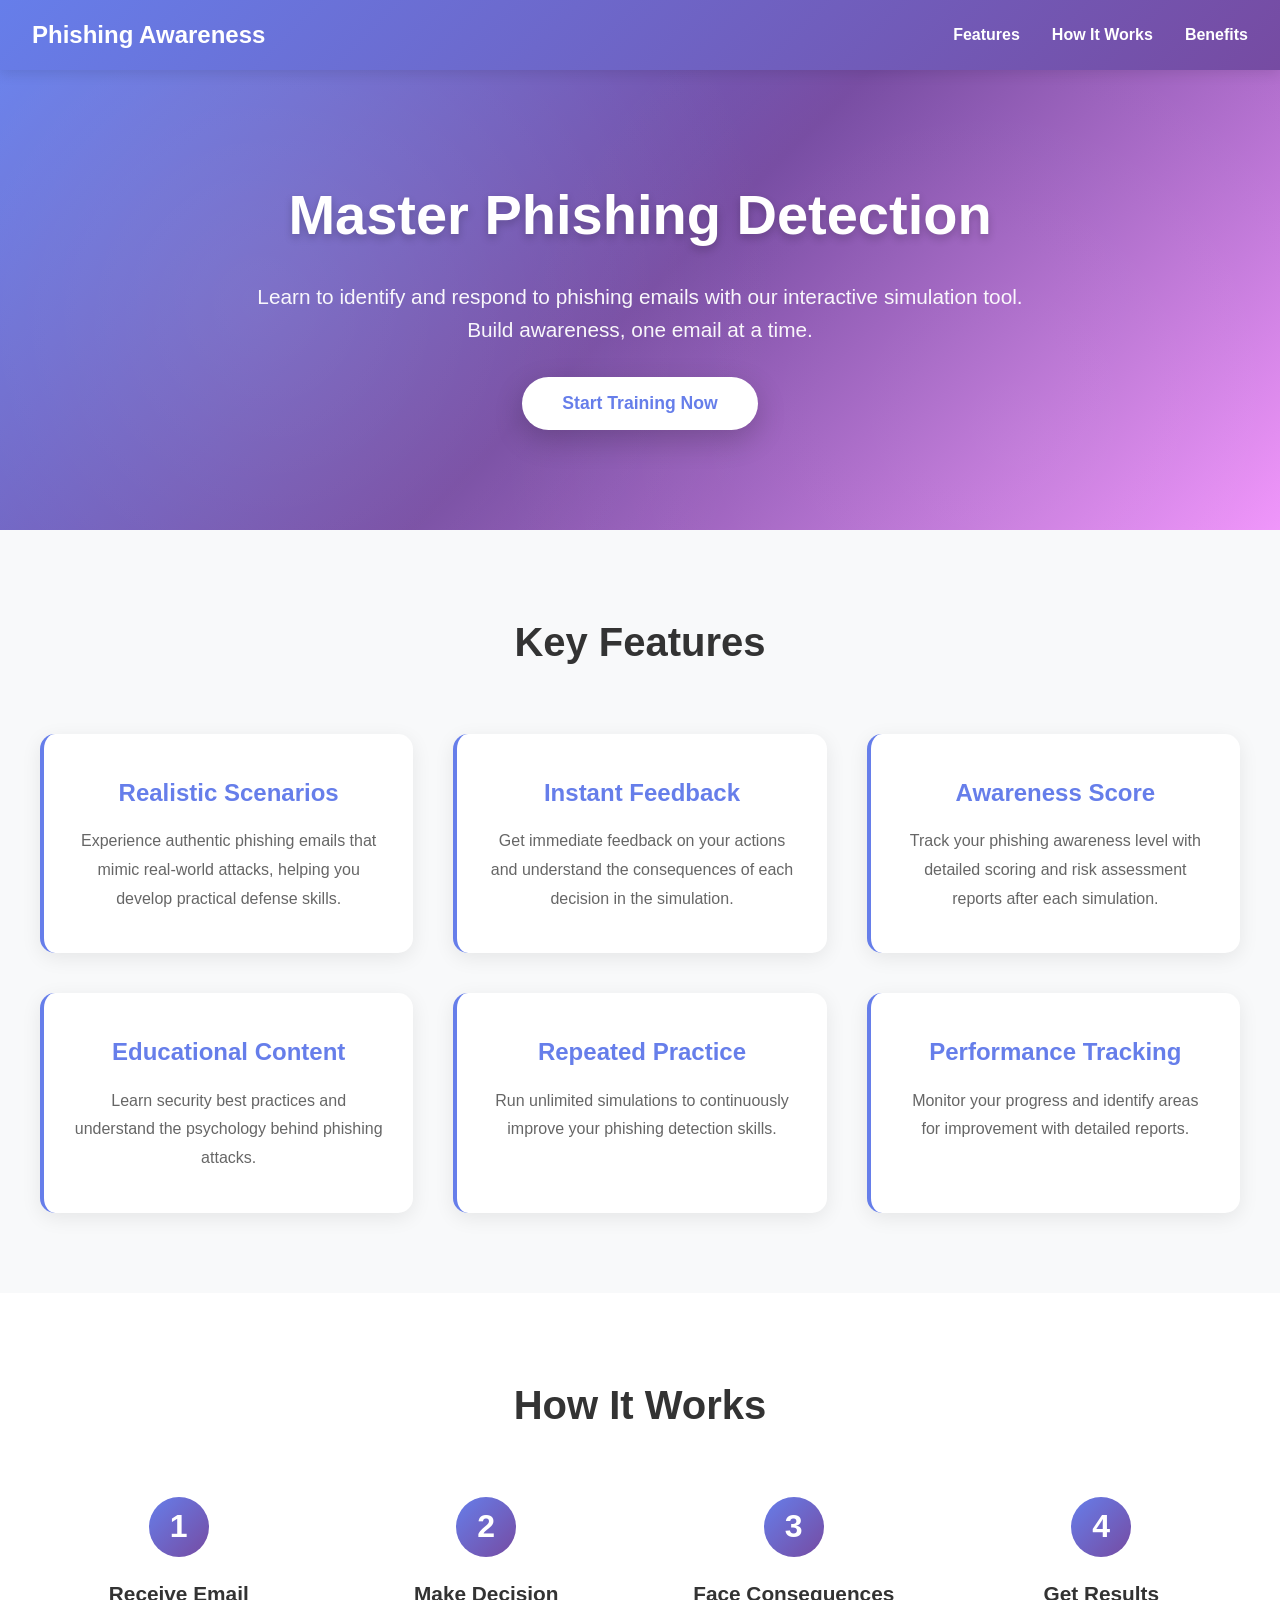
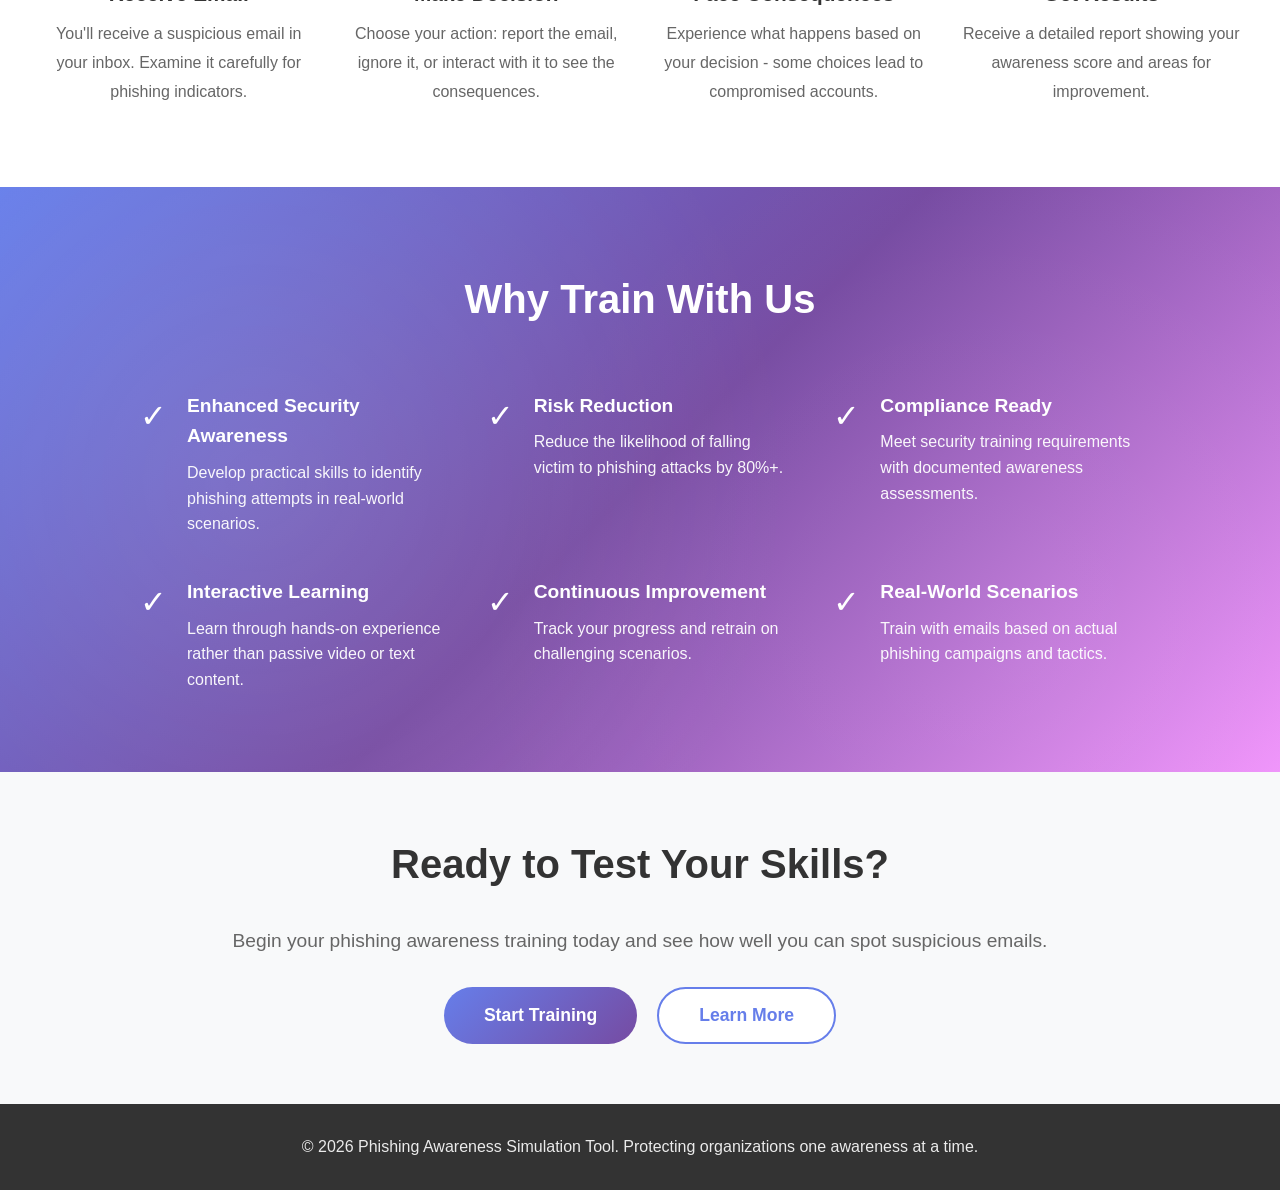
<file: index.html>
<!DOCTYPE html>
<html lang="en">
<head>
    <meta charset="UTF-8">
    <meta name="viewport" content="width=device-width, initial-scale=1.0">
    <title>Phishing Awareness Simulation Tool - Home</title>
    <style>
        * {
            margin: 0;
            padding: 0;
            box-sizing: border-box;
        }

        body {
            font-family: 'Segoe UI', Tahoma, Geneva, Verdana, sans-serif;
            line-height: 1.6;
            color: #333;
        }

        nav {
            background: linear-gradient(135deg, #667eea 0%, #764ba2 100%);
            padding: 1rem 2rem;
            display: flex;
            justify-content: space-between;
            align-items: center;
            box-shadow: 0 4px 12px rgba(0, 0, 0, 0.1);
            position: sticky;
            top: 0;
            z-index: 100;
        }

        .nav-brand {
            color: white;
            font-size: 1.5rem;
            font-weight: 800;
            display: flex;
            align-items: center;
            gap: 10px;
        }

        .nav-links {
            display: flex;
            gap: 2rem;
            list-style: none;
        }

        .nav-links a {
            color: white;
            text-decoration: none;
            font-weight: 600;
            transition: opacity 0.3s ease;
        }

        .nav-links a:hover {
            opacity: 0.8;
        }

        .hero {
            background: linear-gradient(135deg, #667eea 0%, #764ba2 50%, #f093fb 100%);
            color: white;
            padding: 100px 2rem;
            text-align: center;
            position: relative;
            overflow: hidden;
        }

        .hero::before {
            content: '';
            position: absolute;
            top: 0;
            left: 0;
            width: 100%;
            height: 100%;
            background: radial-gradient(circle at 20% 50%, rgba(255, 255, 255, 0.1) 0%, transparent 50%),
                        radial-gradient(circle at 80% 80%, rgba(255, 255, 255, 0.05) 0%, transparent 50%);
            pointer-events: none;
        }

        .hero-content {
            position: relative;
            z-index: 1;
            max-width: 800px;
            margin: 0 auto;
            animation: fadeInDown 0.8s ease-out;
        }

        @keyframes fadeInDown {
            from {
                opacity: 0;
                transform: translateY(-30px);
            }
            to {
                opacity: 1;
                transform: translateY(0);
            }
        }

        .hero h1 {
            font-size: 3.5rem;
            margin-bottom: 20px;
            font-weight: 900;
            text-shadow: 0 4px 8px rgba(0, 0, 0, 0.2);
        }

        .hero p {
            font-size: 1.3rem;
            margin-bottom: 30px;
            opacity: 0.95;
        }

        .cta-button {
            display: inline-block;
            background: white;
            color: #667eea;
            padding: 16px 40px;
            border-radius: 50px;
            text-decoration: none;
            font-weight: 700;
            font-size: 1.1rem;
            transition: all 0.3s ease;
            box-shadow: 0 10px 30px rgba(0, 0, 0, 0.2);
            cursor: pointer;
            border: none;
        }

        .cta-button:hover {
            transform: translateY(-4px);
            box-shadow: 0 15px 40px rgba(0, 0, 0, 0.3);
        }

        .features {
            padding: 80px 2rem;
            background: #f8f9fa;
        }

        .section-title {
            text-align: center;
            font-size: 2.5rem;
            margin-bottom: 60px;
            color: #333;
            font-weight: 800;
        }

        .features-grid {
            display: grid;
            grid-template-columns: repeat(auto-fit, minmax(300px, 1fr));
            gap: 40px;
            max-width: 1200px;
            margin: 0 auto;
        }

        .feature-card {
            background: white;
            padding: 40px 30px;
            border-radius: 15px;
            box-shadow: 0 5px 20px rgba(0, 0, 0, 0.08);
            transition: all 0.3s ease;
            text-align: center;
            border-left: 4px solid #667eea;
        }

        .feature-card:hover {
            transform: translateY(-10px);
            box-shadow: 0 15px 40px rgba(0, 0, 0, 0.15);
            border-left-color: #764ba2;
        }

        .feature-card h3 {
            font-size: 1.5rem;
            margin-bottom: 15px;
            color: #667eea;
        }

        .feature-card p {
            color: #666;
            line-height: 1.8;
        }

        .how-it-works {
            padding: 80px 2rem;
            background: white;
        }

        .steps-container {
            display: grid;
            grid-template-columns: repeat(auto-fit, minmax(250px, 1fr));
            gap: 30px;
            max-width: 1200px;
            margin: 0 auto;
        }

        .step {
            text-align: center;
            position: relative;
        }

        .step-number {
            width: 60px;
            height: 60px;
            background: linear-gradient(135deg, #667eea 0%, #764ba2 100%);
            color: white;
            border-radius: 50%;
            display: flex;
            align-items: center;
            justify-content: center;
            font-size: 2rem;
            font-weight: 800;
            margin: 0 auto 20px;
        }

        .step h4 {
            font-size: 1.3rem;
            margin-bottom: 10px;
            color: #333;
        }

        .step p {
            color: #666;
            line-height: 1.8;
        }

        .benefits {
            padding: 80px 2rem;
            background: linear-gradient(135deg, #667eea 0%, #764ba2 50%, #f093fb 100%);
            color: white;
            position: relative;
            overflow: hidden;
        }

        .benefits::before {
            content: '';
            position: absolute;
            top: 0;
            left: 0;
            width: 100%;
            height: 100%;
            background: radial-gradient(circle at 20% 50%, rgba(255, 255, 255, 0.1) 0%, transparent 50%),
                        radial-gradient(circle at 80% 80%, rgba(255, 255, 255, 0.05) 0%, transparent 50%);
            pointer-events: none;
        }

        .benefits-content {
            position: relative;
            z-index: 1;
            max-width: 1000px;
            margin: 0 auto;
        }

        .benefits-list {
            display: grid;
            grid-template-columns: repeat(auto-fit, minmax(280px, 1fr));
            gap: 40px;
            margin-top: 40px;
        }

        .benefit-item {
            display: flex;
            align-items: flex-start;
            gap: 20px;
        }

        .benefit-check {
            font-size: 2rem;
            flex-shrink: 0;
        }

        .benefit-item h4 {
            font-size: 1.2rem;
            margin-bottom: 8px;
        }

        .benefit-item p {
            opacity: 0.95;
        }

        .final-cta {
            padding: 60px 2rem;
            text-align: center;
            background: #f8f9fa;
        }

        .final-cta h2 {
            font-size: 2.5rem;
            margin-bottom: 30px;
            color: #333;
        }

        .cta-buttons {
            display: flex;
            gap: 20px;
            justify-content: center;
            flex-wrap: wrap;
        }

        .btn-primary {
            background: linear-gradient(135deg, #667eea 0%, #764ba2 100%);
            color: white;
            padding: 16px 40px;
            border-radius: 50px;
            text-decoration: none;
            font-weight: 700;
            transition: all 0.3s ease;
            border: none;
            cursor: pointer;
            font-size: 1.1rem;
        }

        .btn-primary:hover {
            transform: translateY(-4px);
            box-shadow: 0 15px 40px rgba(102, 126, 234, 0.3);
        }

        .btn-secondary {
            background: white;
            color: #667eea;
            padding: 16px 40px;
            border: 2px solid #667eea;
            border-radius: 50px;
            text-decoration: none;
            font-weight: 700;
            transition: all 0.3s ease;
            cursor: pointer;
            font-size: 1.1rem;
        }

        .btn-secondary:hover {
            background: #667eea;
            color: white;
        }

        footer {
            background: #333;
            color: white;
            text-align: center;
            padding: 30px 2rem;
        }

        footer p {
            opacity: 0.9;
        }

        @media (max-width: 768px) {
            .hero h1 {
                font-size: 2.5rem;
            }

            .hero p {
                font-size: 1.1rem;
            }

            .section-title {
                font-size: 2rem;
            }

            .nav-links {
                gap: 1rem;
            }

            .cta-buttons {
                flex-direction: column;
                align-items: center;
            }

            .cta-button, .btn-primary, .btn-secondary {
                width: 100%;
                max-width: 300px;
            }
        }
    </style>
</head>
<body>
    <nav>
        <div class="nav-brand">
            <span>Phishing Awareness</span>
        </div>
        <ul class="nav-links">
            <li><a href="#features">Features</a></li>
            <li><a href="#how">How It Works</a></li>
            <li><a href="#benefits">Benefits</a></li>
        </ul>
    </nav>

    <section class="hero">
        <div class="hero-content">
            <h1>Master Phishing Detection</h1>
            <p>Learn to identify and respond to phishing emails with our interactive simulation tool. Build awareness, one email at a time.</p>
            <button class="cta-button" onclick="goToTraining()">Start Training Now</button>
        </div>
    </section>

    <section class="features" id="features">
        <h2 class="section-title">Key Features</h2>
        <div class="features-grid">
            <div class="feature-card">
                <h3>Realistic Scenarios</h3>
                <p>Experience authentic phishing emails that mimic real-world attacks, helping you develop practical defense skills.</p>
            </div>
            <div class="feature-card">
                <h3>Instant Feedback</h3>
                <p>Get immediate feedback on your actions and understand the consequences of each decision in the simulation.</p>
            </div>
            <div class="feature-card">
                <h3>Awareness Score</h3>
                <p>Track your phishing awareness level with detailed scoring and risk assessment reports after each simulation.</p>
            </div>
            <div class="feature-card">
                <h3>Educational Content</h3>
                <p>Learn security best practices and understand the psychology behind phishing attacks.</p>
            </div>
            <div class="feature-card">
                <h3>Repeated Practice</h3>
                <p>Run unlimited simulations to continuously improve your phishing detection skills.</p>
            </div>
            <div class="feature-card">
                <h3>Performance Tracking</h3>
                <p>Monitor your progress and identify areas for improvement with detailed reports.</p>
            </div>
        </div>
    </section>

    <section class="how-it-works" id="how">
        <h2 class="section-title">How It Works</h2>
        <div class="steps-container">
            <div class="step">
                <div class="step-number">1</div>
                <h4>Receive Email</h4>
                <p>You'll receive a suspicious email in your inbox. Examine it carefully for phishing indicators.</p>
            </div>
            <div class="step">
                <div class="step-number">2</div>
                <h4>Make Decision</h4>
                <p>Choose your action: report the email, ignore it, or interact with it to see the consequences.</p>
            </div>
            <div class="step">
                <div class="step-number">3</div>
                <h4>Face Consequences</h4>
                <p>Experience what happens based on your decision - some choices lead to compromised accounts.</p>
            </div>
            <div class="step">
                <div class="step-number">4</div>
                <h4>Get Results</h4>
                <p>Receive a detailed report showing your awareness score and areas for improvement.</p>
            </div>
        </div>
    </section>

    <section class="benefits" id="benefits">
        <div class="benefits-content">
            <h2 class="section-title" style="color: white;">Why Train With Us</h2>
            <div class="benefits-list">
                <div class="benefit-item">
                    <span class="benefit-check">✓</span>
                    <div>
                        <h4>Enhanced Security Awareness</h4>
                        <p>Develop practical skills to identify phishing attempts in real-world scenarios.</p>
                    </div>
                </div>
                <div class="benefit-item">
                    <span class="benefit-check">✓</span>
                    <div>
                        <h4>Risk Reduction</h4>
                        <p>Reduce the likelihood of falling victim to phishing attacks by 80%+.</p>
                    </div>
                </div>
                <div class="benefit-item">
                    <span class="benefit-check">✓</span>
                    <div>
                        <h4>Compliance Ready</h4>
                        <p>Meet security training requirements with documented awareness assessments.</p>
                    </div>
                </div>
                <div class="benefit-item">
                    <span class="benefit-check">✓</span>
                    <div>
                        <h4>Interactive Learning</h4>
                        <p>Learn through hands-on experience rather than passive video or text content.</p>
                    </div>
                </div>
                <div class="benefit-item">
                    <span class="benefit-check">✓</span>
                    <div>
                        <h4>Continuous Improvement</h4>
                        <p>Track your progress and retrain on challenging scenarios.</p>
                    </div>
                </div>
                <div class="benefit-item">
                    <span class="benefit-check">✓</span>
                    <div>
                        <h4>Real-World Scenarios</h4>
                        <p>Train with emails based on actual phishing campaigns and tactics.</p>
                    </div>
                </div>
            </div>
        </div>
    </section>

    <section class="final-cta">
        <h2>Ready to Test Your Skills?</h2>
        <p style="font-size: 1.2rem; color: #666; margin-bottom: 30px;">Begin your phishing awareness training today and see how well you can spot suspicious emails.</p>
        <div class="cta-buttons">
            <button class="btn-primary" onclick="goToTraining()">Start Training</button>
            <button class="btn-secondary" onclick="goToWelcome()">Learn More</button>
        </div>
    </section>

    <footer>
        <p>&copy; 2026 Phishing Awareness Simulation Tool. Protecting organizations one awareness at a time.</p>
    </footer>

    <script>
        function goToTraining() {
            window.location.href = "/welcome";
        }

        function goToWelcome() {
            window.location.href = "/welcome";
        }

        document.querySelectorAll('a[href^="#"]').forEach(anchor => {
            anchor.addEventListener('click', function (e) {
                e.preventDefault();
                const target = document.querySelector(this.getAttribute('href'));
                if (target) {
                    target.scrollIntoView({
                        behavior: 'smooth',
                        block: 'start'
                    });
                }
            });
        });
    </script>
</body>
</html>
</file>
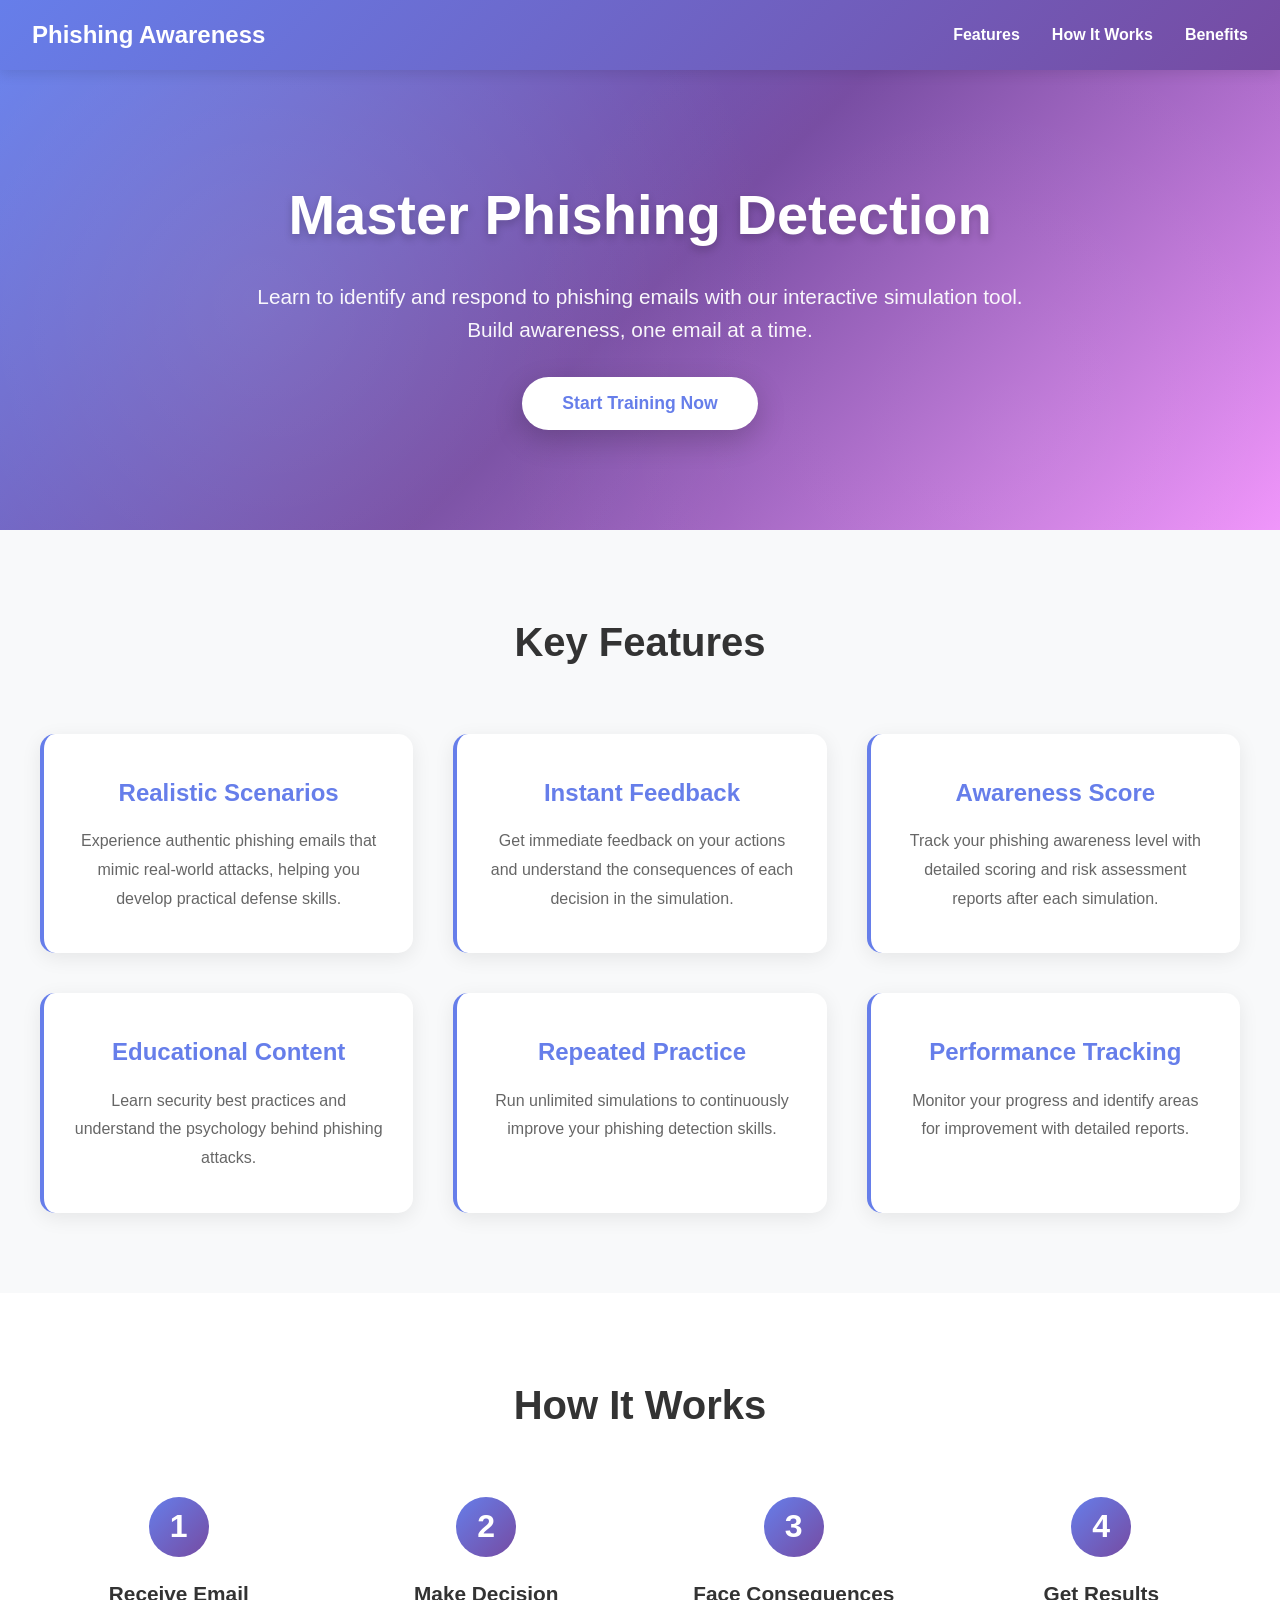
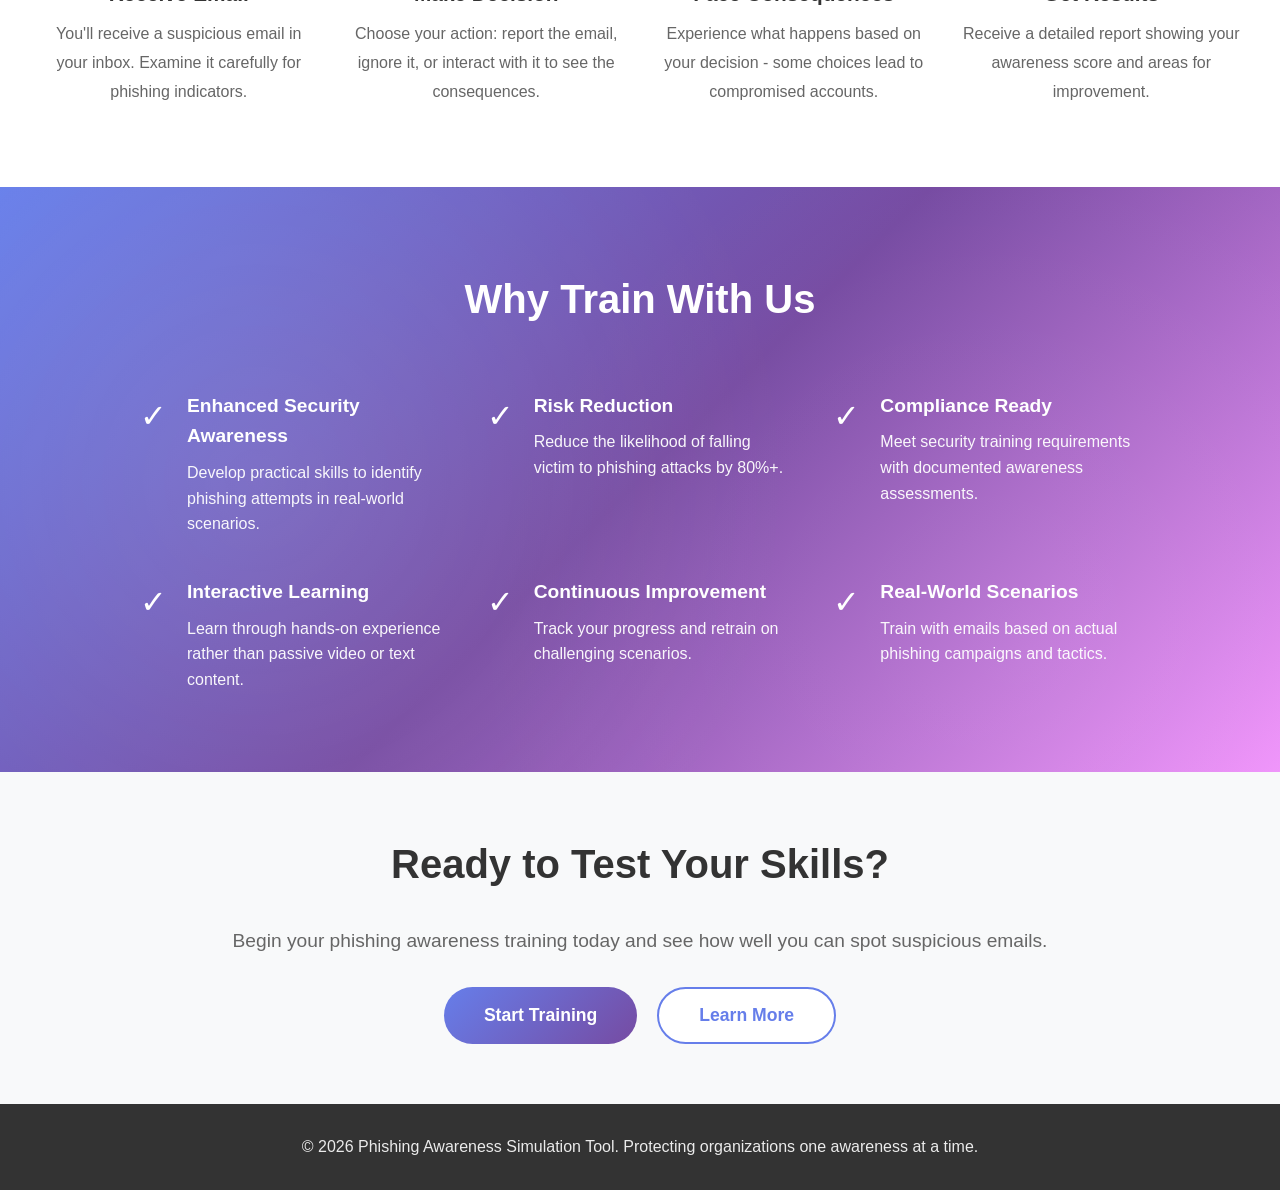
<file: backend/templates/index.html>
<!DOCTYPE html>
<html lang="en">
<head>
    <meta charset="UTF-8">
    <meta name="viewport" content="width=device-width, initial-scale=1.0">
    <title>Phishing Awareness Simulation Tool - Home</title>
    <style>
        * {
            margin: 0;
            padding: 0;
            box-sizing: border-box;
        }

        body {
            font-family: 'Segoe UI', Tahoma, Geneva, Verdana, sans-serif;
            line-height: 1.6;
            color: #333;
        }

        /* Navigation Bar */
        nav {
            background: linear-gradient(135deg, #667eea 0%, #764ba2 100%);
            padding: 1rem 2rem;
            display: flex;
            justify-content: space-between;
            align-items: center;
            box-shadow: 0 4px 12px rgba(0, 0, 0, 0.1);
            position: sticky;
            top: 0;
            z-index: 100;
        }

        .nav-brand {
            color: white;
            font-size: 1.5rem;
            font-weight: 800;
            display: flex;
            align-items: center;
            gap: 10px;
        }

        .nav-links {
            display: flex;
            gap: 2rem;
            list-style: none;
        }

        .nav-links a {
            color: white;
            text-decoration: none;
            font-weight: 600;
            transition: opacity 0.3s ease;
        }

        .nav-links a:hover {
            opacity: 0.8;
        }

        /* Hero Section */
        .hero {
            background: linear-gradient(135deg, #667eea 0%, #764ba2 50%, #f093fb 100%);
            color: white;
            padding: 100px 2rem;
            text-align: center;
            position: relative;
            overflow: hidden;
        }

        .hero::before {
            content: '';
            position: absolute;
            top: 0;
            left: 0;
            width: 100%;
            height: 100%;
            background: radial-gradient(circle at 20% 50%, rgba(255, 255, 255, 0.1) 0%, transparent 50%),
                        radial-gradient(circle at 80% 80%, rgba(255, 255, 255, 0.05) 0%, transparent 50%);
            pointer-events: none;
        }

        .hero-content {
            position: relative;
            z-index: 1;
            max-width: 800px;
            margin: 0 auto;
            animation: fadeInDown 0.8s ease-out;
        }

        @keyframes fadeInDown {
            from {
                opacity: 0;
                transform: translateY(-30px);
            }
            to {
                opacity: 1;
                transform: translateY(0);
            }
        }

        .hero h1 {
            font-size: 3.5rem;
            margin-bottom: 20px;
            font-weight: 900;
            text-shadow: 0 4px 8px rgba(0, 0, 0, 0.2);
        }

        .hero p {
            font-size: 1.3rem;
            margin-bottom: 30px;
            opacity: 0.95;
        }

        .cta-button {
            display: inline-block;
            background: white;
            color: #667eea;
            padding: 16px 40px;
            border-radius: 50px;
            text-decoration: none;
            font-weight: 700;
            font-size: 1.1rem;
            transition: all 0.3s ease;
            box-shadow: 0 10px 30px rgba(0, 0, 0, 0.2);
            cursor: pointer;
            border: none;
        }

        .cta-button:hover {
            transform: translateY(-4px);
            box-shadow: 0 15px 40px rgba(0, 0, 0, 0.3);
        }

        /* Features Section */
        .features {
            padding: 80px 2rem;
            background: #f8f9fa;
        }

        .section-title {
            text-align: center;
            font-size: 2.5rem;
            margin-bottom: 60px;
            color: #333;
            font-weight: 800;
        }

        .features-grid {
            display: grid;
            grid-template-columns: repeat(auto-fit, minmax(300px, 1fr));
            gap: 40px;
            max-width: 1200px;
            margin: 0 auto;
        }

        .feature-card {
            background: white;
            padding: 40px 30px;
            border-radius: 15px;
            box-shadow: 0 5px 20px rgba(0, 0, 0, 0.08);
            transition: all 0.3s ease;
            text-align: center;
            border-left: 4px solid #667eea;
        }

        .feature-card:hover {
            transform: translateY(-10px);
            box-shadow: 0 15px 40px rgba(0, 0, 0, 0.15);
            border-left-color: #764ba2;
        }

        .feature-card h3 {
            font-size: 1.5rem;
            margin-bottom: 15px;
            color: #667eea;
        }

        .feature-card p {
            color: #666;
            line-height: 1.8;
        }

        /* How It Works Section */
        .how-it-works {
            padding: 80px 2rem;
            background: white;
        }

        .steps-container {
            display: grid;
            grid-template-columns: repeat(auto-fit, minmax(250px, 1fr));
            gap: 30px;
            max-width: 1200px;
            margin: 0 auto;
        }

        .step {
            text-align: center;
            position: relative;
        }

        .step-number {
            width: 60px;
            height: 60px;
            background: linear-gradient(135deg, #667eea 0%, #764ba2 100%);
            color: white;
            border-radius: 50%;
            display: flex;
            align-items: center;
            justify-content: center;
            font-size: 2rem;
            font-weight: 800;
            margin: 0 auto 20px;
        }

        .step h4 {
            font-size: 1.3rem;
            margin-bottom: 10px;
            color: #333;
        }

        .step p {
            color: #666;
            line-height: 1.8;
        }

        /* Benefits Section */
        .benefits {
            padding: 80px 2rem;
            background: linear-gradient(135deg, #667eea 0%, #764ba2 50%, #f093fb 100%);
            color: white;
            position: relative;
            overflow: hidden;
        }

        .benefits::before {
            content: '';
            position: absolute;
            top: 0;
            left: 0;
            width: 100%;
            height: 100%;
            background: radial-gradient(circle at 20% 50%, rgba(255, 255, 255, 0.1) 0%, transparent 50%),
                        radial-gradient(circle at 80% 80%, rgba(255, 255, 255, 0.05) 0%, transparent 50%);
            pointer-events: none;
        }

        .benefits-content {
            position: relative;
            z-index: 1;
            max-width: 1000px;
            margin: 0 auto;
        }

        .benefits-list {
            display: grid;
            grid-template-columns: repeat(auto-fit, minmax(280px, 1fr));
            gap: 40px;
            margin-top: 40px;
        }

        .benefit-item {
            display: flex;
            align-items: flex-start;
            gap: 20px;
        }

        .benefit-check {
            font-size: 2rem;
            flex-shrink: 0;
        }

        .benefit-item h4 {
            font-size: 1.2rem;
            margin-bottom: 8px;
        }

        .benefit-item p {
            opacity: 0.95;
        }

        /* Call to Action Section */
        .final-cta {
            padding: 60px 2rem;
            text-align: center;
            background: #f8f9fa;
        }

        .final-cta h2 {
            font-size: 2.5rem;
            margin-bottom: 30px;
            color: #333;
        }

        .cta-buttons {
            display: flex;
            gap: 20px;
            justify-content: center;
            flex-wrap: wrap;
        }

        .btn-primary {
            background: linear-gradient(135deg, #667eea 0%, #764ba2 100%);
            color: white;
            padding: 16px 40px;
            border-radius: 50px;
            text-decoration: none;
            font-weight: 700;
            transition: all 0.3s ease;
            border: none;
            cursor: pointer;
            font-size: 1.1rem;
        }

        .btn-primary:hover {
            transform: translateY(-4px);
            box-shadow: 0 15px 40px rgba(102, 126, 234, 0.3);
        }

        .btn-secondary {
            background: white;
            color: #667eea;
            padding: 16px 40px;
            border: 2px solid #667eea;
            border-radius: 50px;
            text-decoration: none;
            font-weight: 700;
            transition: all 0.3s ease;
            cursor: pointer;
            font-size: 1.1rem;
        }

        .btn-secondary:hover {
            background: #667eea;
            color: white;
        }

        /* Footer */
        footer {
            background: #333;
            color: white;
            text-align: center;
            padding: 30px 2rem;
        }

        footer p {
            opacity: 0.9;
        }

        /* Responsive Design */
        @media (max-width: 768px) {
            .hero h1 {
                font-size: 2.5rem;
            }

            .hero p {
                font-size: 1.1rem;
            }

            .section-title {
                font-size: 2rem;
            }

            .nav-links {
                gap: 1rem;
            }

            .cta-buttons {
                flex-direction: column;
                align-items: center;
            }

            .cta-button, .btn-primary, .btn-secondary {
                width: 100%;
                max-width: 300px;
            }
        }
    </style>
</head>
<body>
    <!-- Navigation -->
    <nav>
        <div class="nav-brand">
            <span>Phishing Awareness</span>
        </div>
        <ul class="nav-links">
            <li><a href="#features">Features</a></li>
            <li><a href="#how">How It Works</a></li>
            <li><a href="#benefits">Benefits</a></li>
        </ul>
    </nav>

    <!-- Hero Section -->
    <section class="hero">
        <div class="hero-content">
            <h1>Master Phishing Detection</h1>
            <p>Learn to identify and respond to phishing emails with our interactive simulation tool. Build awareness, one email at a time.</p>
            <button class="cta-button" onclick="goToTraining()">Start Training Now</button>
        </div>
    </section>

    <!-- Features Section -->
    <section class="features" id="features">
        <h2 class="section-title">Key Features</h2>
        <div class="features-grid">
            <div class="feature-card">
                <h3>Realistic Scenarios</h3>
                <p>Experience authentic phishing emails that mimic real-world attacks, helping you develop practical defense skills.</p>
            </div>
            <div class="feature-card">
                <h3>Instant Feedback</h3>
                <p>Get immediate feedback on your actions and understand the consequences of each decision in the simulation.</p>
            </div>
            <div class="feature-card">
                <h3>Awareness Score</h3>
                <p>Track your phishing awareness level with detailed scoring and risk assessment reports after each simulation.</p>
            </div>
            <div class="feature-card">
                <h3>Educational Content</h3>
                <p>Learn security best practices and understand the psychology behind phishing attacks.</p>
            </div>
            <div class="feature-card">
                <h3>Repeated Practice</h3>
                <p>Run unlimited simulations to continuously improve your phishing detection skills.</p>
            </div>
            <div class="feature-card">
                <h3>Performance Tracking</h3>
                <p>Monitor your progress and identify areas for improvement with detailed reports.</p>
            </div>
        </div>
    </section>

    <!-- How It Works Section -->
    <section class="how-it-works" id="how">
        <h2 class="section-title">How It Works</h2>
        <div class="steps-container">
            <div class="step">
                <div class="step-number">1</div>
                <h4>Receive Email</h4>
                <p>You'll receive a suspicious email in your inbox. Examine it carefully for phishing indicators.</p>
            </div>
            <div class="step">
                <div class="step-number">2</div>
                <h4>Make Decision</h4>
                <p>Choose your action: report the email, ignore it, or interact with it to see the consequences.</p>
            </div>
            <div class="step">
                <div class="step-number">3</div>
                <h4>Face Consequences</h4>
                <p>Experience what happens based on your decision - some choices lead to compromised accounts.</p>
            </div>
            <div class="step">
                <div class="step-number">4</div>
                <h4>Get Results</h4>
                <p>Receive a detailed report showing your awareness score and areas for improvement.</p>
            </div>
        </div>
    </section>

    <!-- Benefits Section -->
    <section class="benefits" id="benefits">
        <div class="benefits-content">
            <h2 class="section-title" style="color: white;">Why Train With Us</h2>
            <div class="benefits-list">
                <div class="benefit-item">
                    <span class="benefit-check">✓</span>
                    <div>
                        <h4>Enhanced Security Awareness</h4>
                        <p>Develop practical skills to identify phishing attempts in real-world scenarios.</p>
                    </div>
                </div>
                <div class="benefit-item">
                    <span class="benefit-check">✓</span>
                    <div>
                        <h4>Risk Reduction</h4>
                        <p>Reduce the likelihood of falling victim to phishing attacks by 80%+.</p>
                    </div>
                </div>
                <div class="benefit-item">
                    <span class="benefit-check">✓</span>
                    <div>
                        <h4>Compliance Ready</h4>
                        <p>Meet security training requirements with documented awareness assessments.</p>
                    </div>
                </div>
                <div class="benefit-item">
                    <span class="benefit-check">✓</span>
                    <div>
                        <h4>Interactive Learning</h4>
                        <p>Learn through hands-on experience rather than passive video or text content.</p>
                    </div>
                </div>
                <div class="benefit-item">
                    <span class="benefit-check">✓</span>
                    <div>
                        <h4>Continuous Improvement</h4>
                        <p>Track your progress and retrain on challenging scenarios.</p>
                    </div>
                </div>
                <div class="benefit-item">
                    <span class="benefit-check">✓</span>
                    <div>
                        <h4>Real-World Scenarios</h4>
                        <p>Train with emails based on actual phishing campaigns and tactics.</p>
                    </div>
                </div>
            </div>
        </div>
    </section>

    <!-- Final CTA Section -->
    <section class="final-cta">
        <h2>Ready to Test Your Skills?</h2>
        <p style="font-size: 1.2rem; color: #666; margin-bottom: 30px;">Begin your phishing awareness training today and see how well you can spot suspicious emails.</p>
        <div class="cta-buttons">
            <button class="btn-primary" onclick="goToTraining()">Start Training</button>
            <button class="btn-secondary" onclick="goToWelcome()">Learn More</button>
        </div>
    </section>

    <!-- Footer -->
    <footer>
        <p>&copy; 2026 Phishing Awareness Simulation Tool. Protecting organizations one awareness at a time.</p>
    </footer>

    <script>
        function goToTraining() {
            window.location.href = "/welcome";
        }

        function goToWelcome() {
            window.location.href = "/welcome";
        }

        // Smooth scroll for navigation links
        document.querySelectorAll('a[href^="#"]').forEach(anchor => {
            anchor.addEventListener('click', function (e) {
                e.preventDefault();
                const target = document.querySelector(this.getAttribute('href'));
                if (target) {
                    target.scrollIntoView({
                        behavior: 'smooth',
                        block: 'start'
                    });
                }
            });
        });
    </script>
</body>
</html>
</file>
